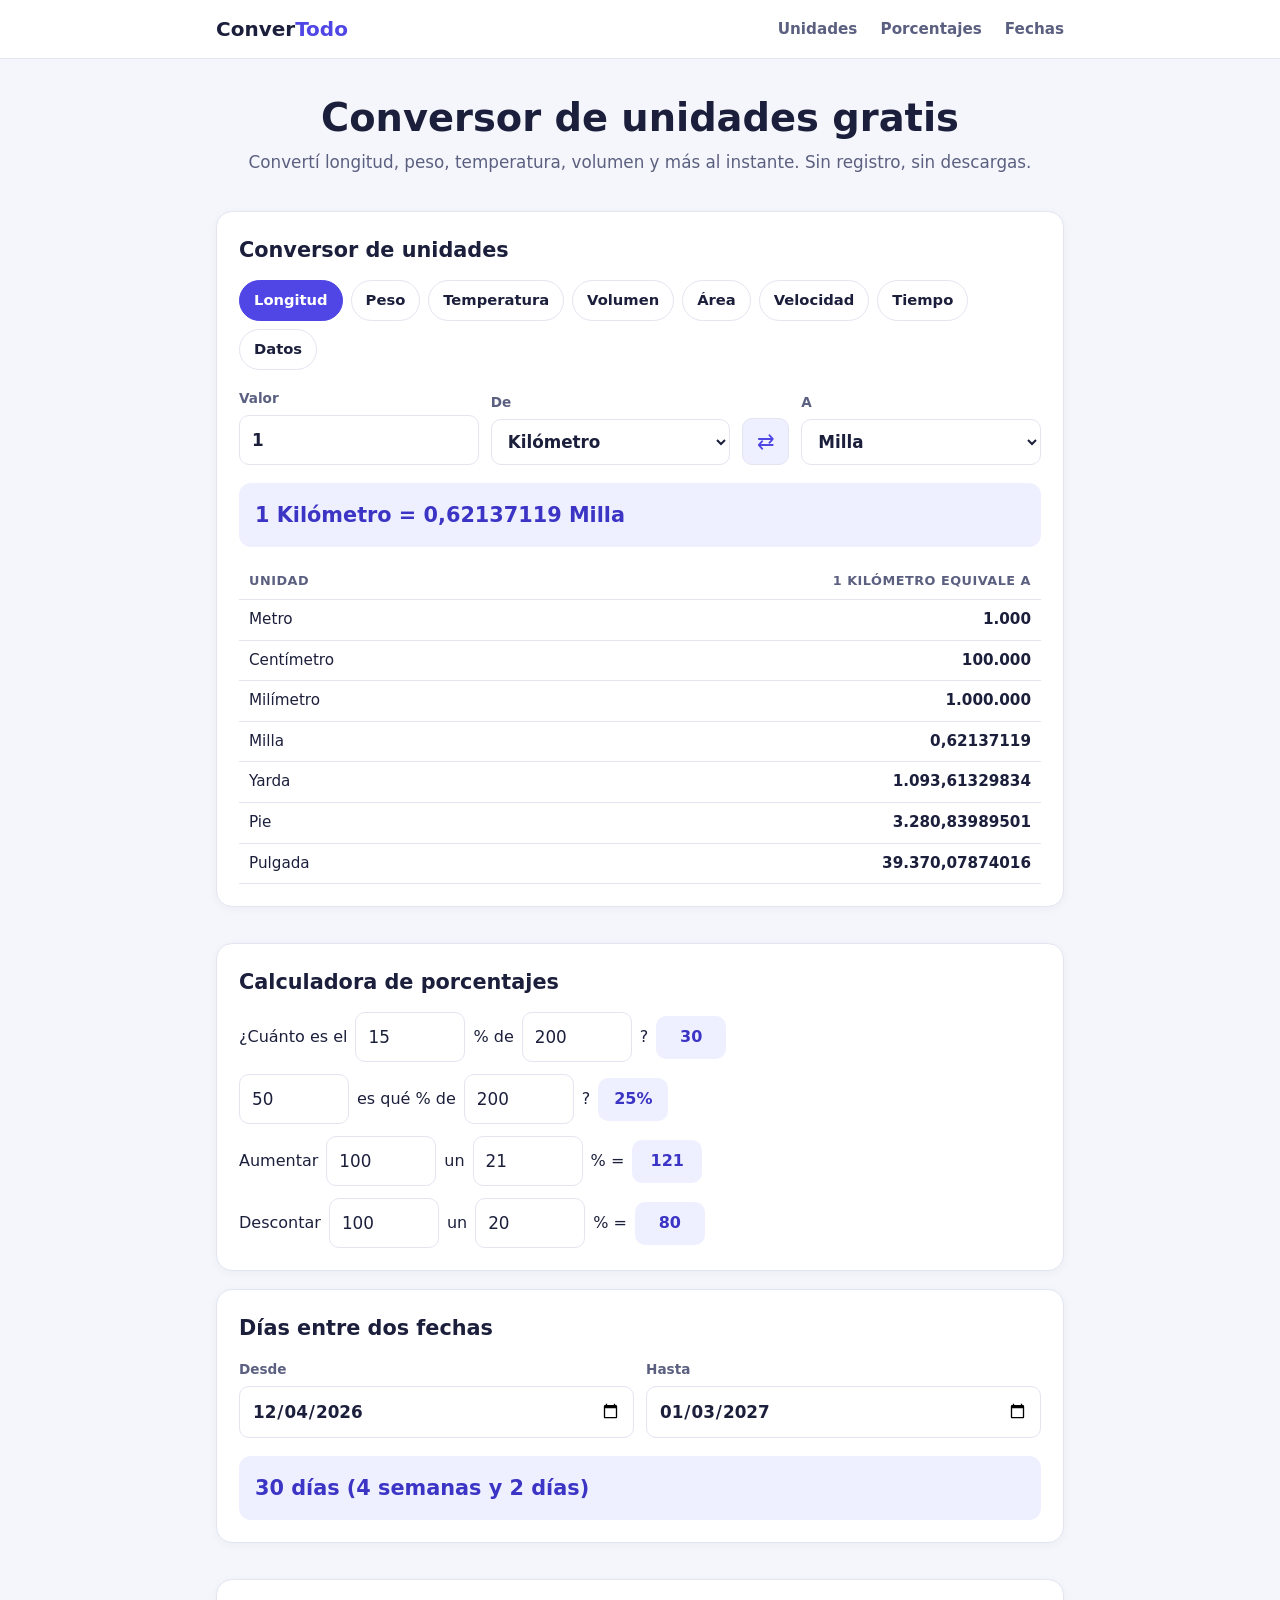
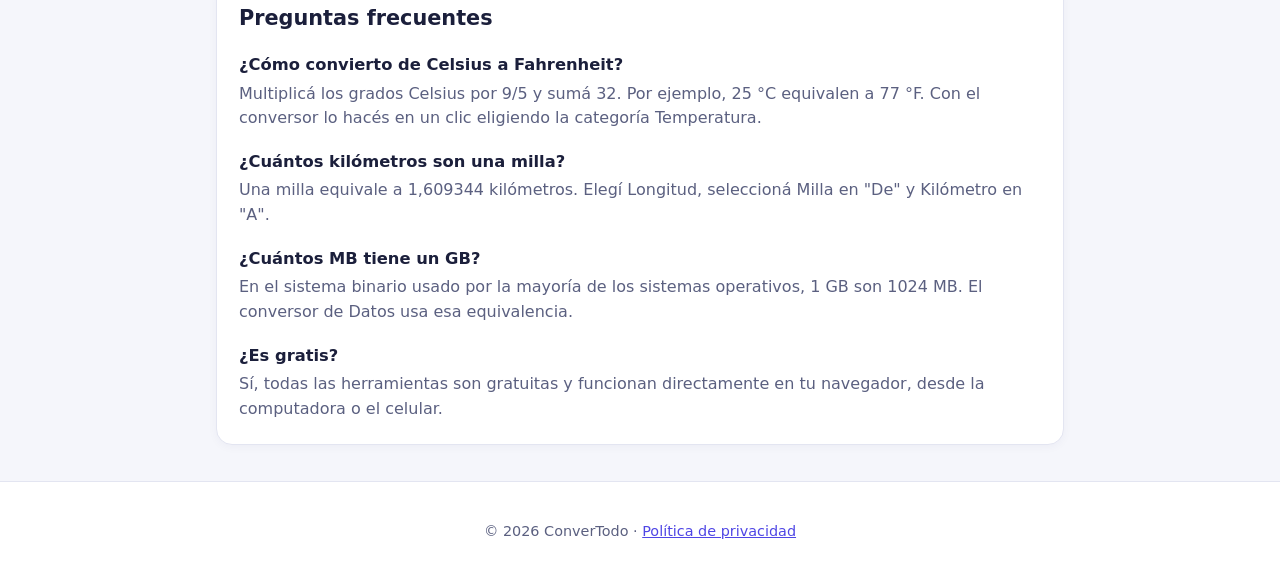
<file: index.html>
<!doctype html>
<html lang="es">
<head>
<meta charset="utf-8">
<meta name="viewport" content="width=device-width, initial-scale=1">
<title>Conversor de unidades online gratis | Longitud, peso, temperatura y más</title>
<script async src="https://pagead2.googlesyndication.com/pagead/js/adsbygoogle.js?client=ca-pub-3083981830192442"
     crossorigin="anonymous"></script>
<meta name="description" content="Conversor de unidades gratis y rápido: longitud, peso, temperatura, volumen, velocidad, datos y más. Además calculadora de porcentajes y días entre fechas.">
<meta name="theme-color" content="#4f46e5">
<link rel="stylesheet" href="style.css">
<script async src="https://pagead2.googlesyndication.com/pagead/js/adsbygoogle.js?client=ca-pub-3083981830192442"
     crossorigin="anonymous"></script>
</head>
<body>

<header class="top">
  <div class="wrap top-in">
    <a class="logo" href="/">Conver<span>Todo</span></a>
    <nav>
      <a href="#unidades">Unidades</a>
      <a href="#porcentaje">Porcentajes</a>
      <a href="#fechas">Fechas</a>
    </nav>
  </div>
</header>

<main class="wrap">

  <section class="hero">
    <h1>Conversor de unidades gratis</h1>
    <p>Convertí longitud, peso, temperatura, volumen y más al instante. Sin registro, sin descargas.</p>
  </section>

  <div class="ad-slot" data-slot="" aria-label="Publicidad"></div>

  <section class="card" id="unidades">
    <h2>Conversor de unidades</h2>
    <div class="chips" id="categorias" role="tablist"></div>
    <div class="grid-conv">
      <label>Valor
        <input id="valor" type="number" inputmode="decimal" value="1" step="any">
      </label>
      <label>De
        <select id="desde"></select>
      </label>
      <button id="invertir" class="swap" type="button" aria-label="Invertir unidades">⇄</button>
      <label>A
        <select id="hasta"></select>
      </label>
    </div>
    <div class="result" id="resultado" aria-live="polite"></div>
    <div class="table-wrap">
      <table id="tabla"></table>
    </div>
  </section>

  <div class="ad-slot" data-slot="" aria-label="Publicidad"></div>

  <section class="card" id="porcentaje">
    <h2>Calculadora de porcentajes</h2>
    <div class="pct">
      <div class="pct-row">
        <span>¿Cuánto es el</span>
        <input id="p1a" type="number" step="any" value="15">
        <span>% de</span>
        <input id="p1b" type="number" step="any" value="200">
        <span>?</span>
        <strong id="p1r" class="out">30</strong>
      </div>
      <div class="pct-row">
        <input id="p2a" type="number" step="any" value="50">
        <span>es qué % de</span>
        <input id="p2b" type="number" step="any" value="200">
        <span>?</span>
        <strong id="p2r" class="out">25%</strong>
      </div>
      <div class="pct-row">
        <span>Aumentar</span>
        <input id="p3a" type="number" step="any" value="100">
        <span>un</span>
        <input id="p3b" type="number" step="any" value="21">
        <span>% =</span>
        <strong id="p3r" class="out">121</strong>
      </div>
      <div class="pct-row">
        <span>Descontar</span>
        <input id="p4a" type="number" step="any" value="100">
        <span>un</span>
        <input id="p4b" type="number" step="any" value="20">
        <span>% =</span>
        <strong id="p4r" class="out">80</strong>
      </div>
    </div>
  </section>

  <section class="card" id="fechas">
    <h2>Días entre dos fechas</h2>
    <div class="grid-dates">
      <label>Desde
        <input id="f1" type="date">
      </label>
      <label>Hasta
        <input id="f2" type="date">
      </label>
    </div>
    <div class="result" id="fres"></div>
  </section>

  <div class="ad-slot" data-slot="" aria-label="Publicidad"></div>

  <section class="card texto">
    <h2>Preguntas frecuentes</h2>
    <h3>¿Cómo convierto de Celsius a Fahrenheit?</h3>
    <p>Multiplicá los grados Celsius por 9/5 y sumá 32. Por ejemplo, 25 °C equivalen a 77 °F. Con el conversor lo hacés en un clic eligiendo la categoría Temperatura.</p>
    <h3>¿Cuántos kilómetros son una milla?</h3>
    <p>Una milla equivale a 1,609344 kilómetros. Elegí Longitud, seleccioná Milla en "De" y Kilómetro en "A".</p>
    <h3>¿Cuántos MB tiene un GB?</h3>
    <p>En el sistema binario usado por la mayoría de los sistemas operativos, 1 GB son 1024 MB. El conversor de Datos usa esa equivalencia.</p>
    <h3>¿Es gratis?</h3>
    <p>Sí, todas las herramientas son gratuitas y funcionan directamente en tu navegador, desde la computadora o el celular.</p>
  </section>

</main>

<footer class="foot">
  <div class="wrap">
    <p>© <span id="anio"></span> ConverTodo · <a href="privacidad.html">Política de privacidad</a></p>
  </div>
</footer>

<script src="app.js"></script>
</body>
</html>
</file>
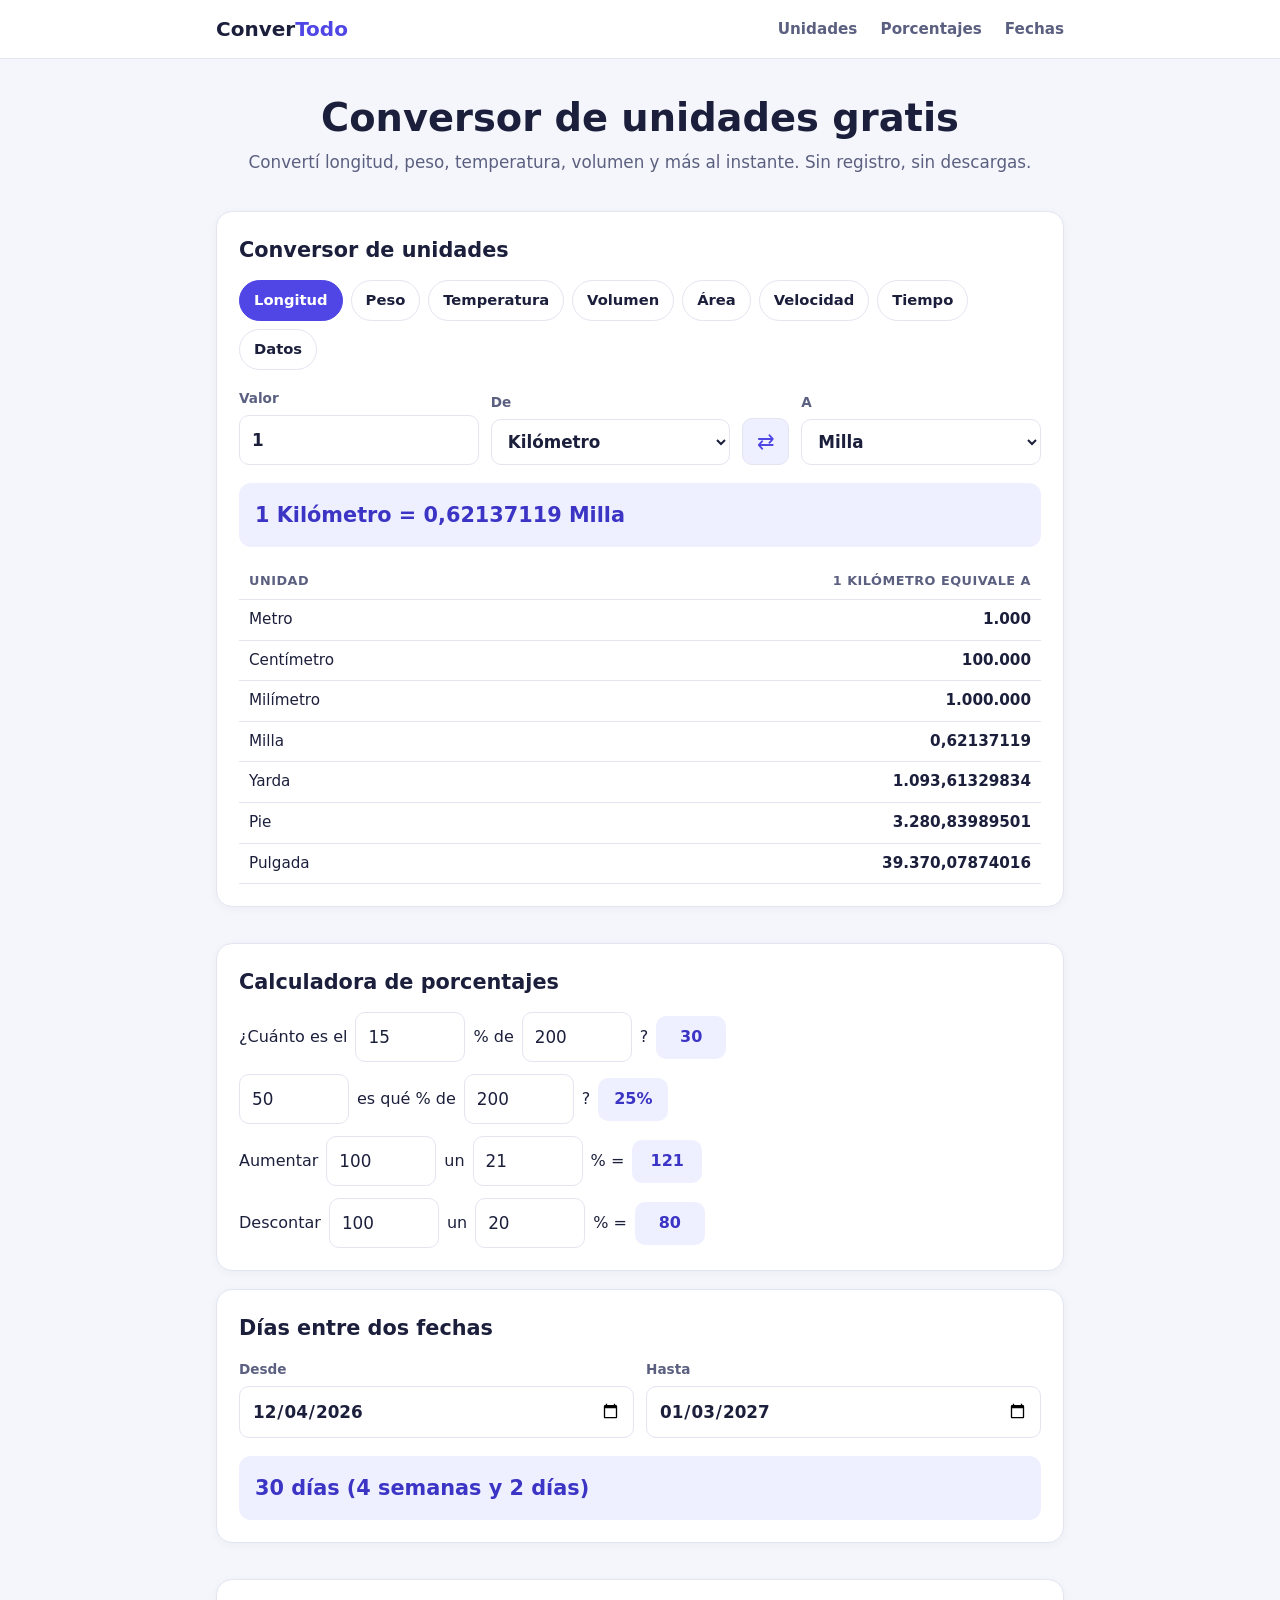
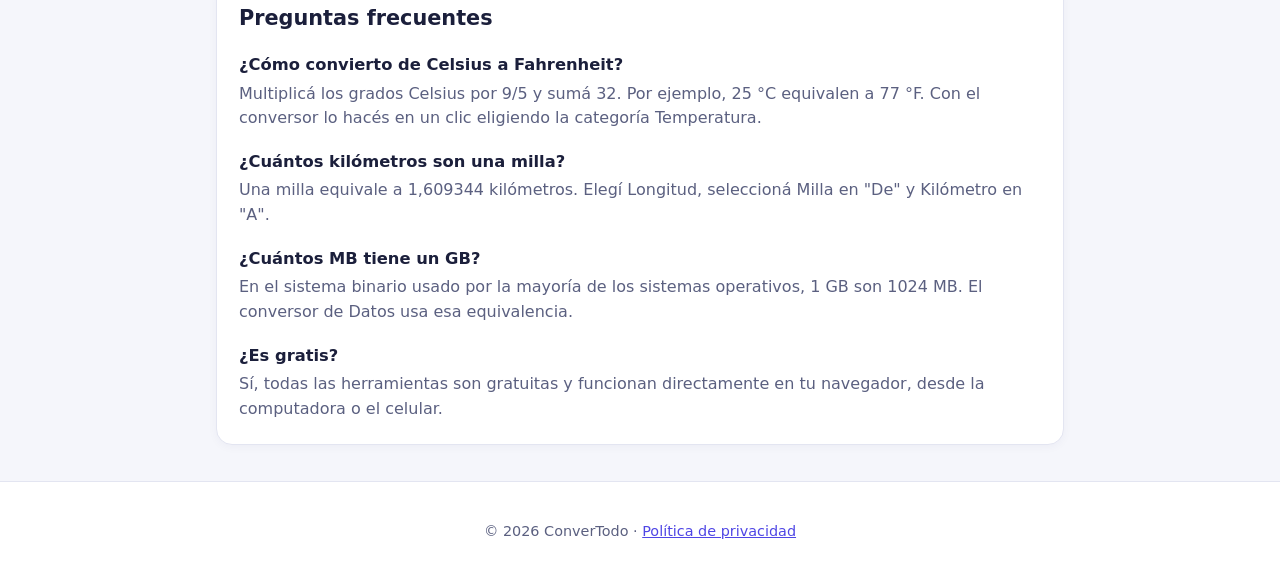
<file: convertodo/index.html>
<!doctype html>
<html lang="es">
<head>
<meta charset="utf-8">
<meta name="viewport" content="width=device-width, initial-scale=1">
<title>Conversor de unidades online gratis | Longitud, peso, temperatura y más</title>
<meta name="description" content="Conversor de unidades gratis y rápido: longitud, peso, temperatura, volumen, velocidad, datos y más. Además calculadora de porcentajes y días entre fechas.">
<meta name="theme-color" content="#4f46e5">
<link rel="stylesheet" href="style.css">
<script async src="https://pagead2.googlesyndication.com/pagead/js/adsbygoogle.js?client=ca-pub-3083981830192442"
     crossorigin="anonymous"></script>
</head>
<body>

<header class="top">
  <div class="wrap top-in">
    <a class="logo" href="/">Conver<span>Todo</span></a>
    <nav>
      <a href="#unidades">Unidades</a>
      <a href="#porcentaje">Porcentajes</a>
      <a href="#fechas">Fechas</a>
    </nav>
  </div>
</header>

<main class="wrap">

  <section class="hero">
    <h1>Conversor de unidades gratis</h1>
    <p>Convertí longitud, peso, temperatura, volumen y más al instante. Sin registro, sin descargas.</p>
  </section>

  <div class="ad-slot" data-slot="" aria-label="Publicidad"></div>

  <section class="card" id="unidades">
    <h2>Conversor de unidades</h2>
    <div class="chips" id="categorias" role="tablist"></div>
    <div class="grid-conv">
      <label>Valor
        <input id="valor" type="number" inputmode="decimal" value="1" step="any">
      </label>
      <label>De
        <select id="desde"></select>
      </label>
      <button id="invertir" class="swap" type="button" aria-label="Invertir unidades">⇄</button>
      <label>A
        <select id="hasta"></select>
      </label>
    </div>
    <div class="result" id="resultado" aria-live="polite"></div>
    <div class="table-wrap">
      <table id="tabla"></table>
    </div>
  </section>

  <div class="ad-slot" data-slot="" aria-label="Publicidad"></div>

  <section class="card" id="porcentaje">
    <h2>Calculadora de porcentajes</h2>
    <div class="pct">
      <div class="pct-row">
        <span>¿Cuánto es el</span>
        <input id="p1a" type="number" step="any" value="15">
        <span>% de</span>
        <input id="p1b" type="number" step="any" value="200">
        <span>?</span>
        <strong id="p1r" class="out">30</strong>
      </div>
      <div class="pct-row">
        <input id="p2a" type="number" step="any" value="50">
        <span>es qué % de</span>
        <input id="p2b" type="number" step="any" value="200">
        <span>?</span>
        <strong id="p2r" class="out">25%</strong>
      </div>
      <div class="pct-row">
        <span>Aumentar</span>
        <input id="p3a" type="number" step="any" value="100">
        <span>un</span>
        <input id="p3b" type="number" step="any" value="21">
        <span>% =</span>
        <strong id="p3r" class="out">121</strong>
      </div>
      <div class="pct-row">
        <span>Descontar</span>
        <input id="p4a" type="number" step="any" value="100">
        <span>un</span>
        <input id="p4b" type="number" step="any" value="20">
        <span>% =</span>
        <strong id="p4r" class="out">80</strong>
      </div>
    </div>
  </section>

  <section class="card" id="fechas">
    <h2>Días entre dos fechas</h2>
    <div class="grid-dates">
      <label>Desde
        <input id="f1" type="date">
      </label>
      <label>Hasta
        <input id="f2" type="date">
      </label>
    </div>
    <div class="result" id="fres"></div>
  </section>

  <div class="ad-slot" data-slot="" aria-label="Publicidad"></div>

  <section class="card texto">
    <h2>Preguntas frecuentes</h2>
    <h3>¿Cómo convierto de Celsius a Fahrenheit?</h3>
    <p>Multiplicá los grados Celsius por 9/5 y sumá 32. Por ejemplo, 25 °C equivalen a 77 °F. Con el conversor lo hacés en un clic eligiendo la categoría Temperatura.</p>
    <h3>¿Cuántos kilómetros son una milla?</h3>
    <p>Una milla equivale a 1,609344 kilómetros. Elegí Longitud, seleccioná Milla en "De" y Kilómetro en "A".</p>
    <h3>¿Cuántos MB tiene un GB?</h3>
    <p>En el sistema binario usado por la mayoría de los sistemas operativos, 1 GB son 1024 MB. El conversor de Datos usa esa equivalencia.</p>
    <h3>¿Es gratis?</h3>
    <p>Sí, todas las herramientas son gratuitas y funcionan directamente en tu navegador, desde la computadora o el celular.</p>
  </section>

</main>

<footer class="foot">
  <div class="wrap">
    <p>© <span id="anio"></span> ConverTodo · <a href="privacidad.html">Política de privacidad</a></p>
  </div>
</footer>

<script src="app.js"></script>
</body>
</html>
</file>
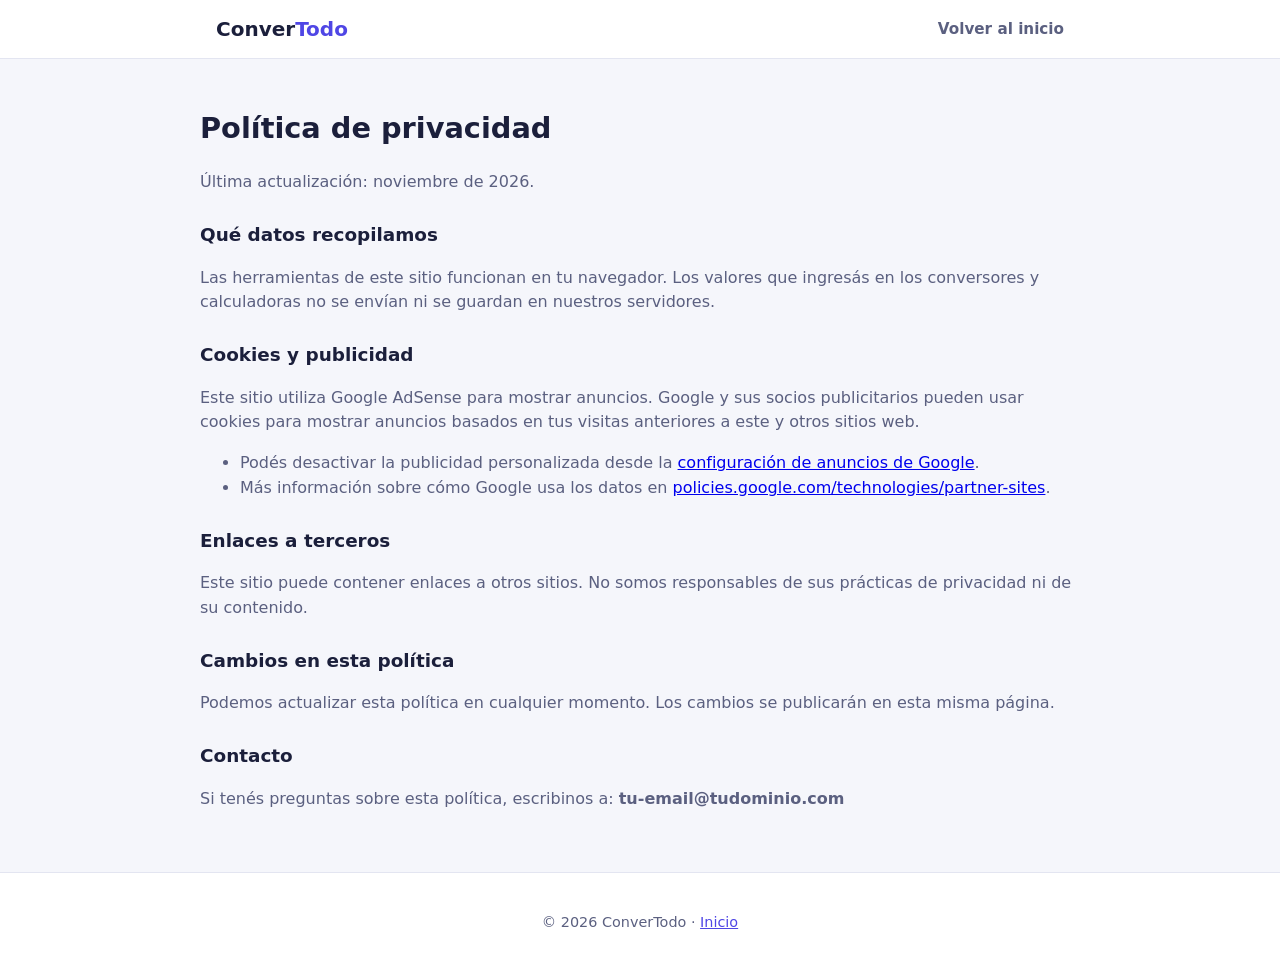
<file: privacidad.html>
<!doctype html>
<html lang="es">
<head>
<meta charset="utf-8">
<meta name="viewport" content="width=device-width, initial-scale=1">
<title>Política de privacidad | ConverTodo</title>
<meta name="robots" content="noindex,follow">
<link rel="stylesheet" href="style.css">
</head>
<body>

<header class="top">
  <div class="wrap top-in">
    <a class="logo" href="index.html">Conver<span>Todo</span></a>
    <nav><a href="index.html">Volver al inicio</a></nav>
  </div>
</header>

<main class="wrap legal">
  <h1>Política de privacidad</h1>
  <p>Última actualización: noviembre de 2026.</p>

  <h2>Qué datos recopilamos</h2>
  <p>Las herramientas de este sitio funcionan en tu navegador. Los valores que ingresás en los conversores y calculadoras no se envían ni se guardan en nuestros servidores.</p>

  <h2>Cookies y publicidad</h2>
  <p>Este sitio utiliza Google AdSense para mostrar anuncios. Google y sus socios publicitarios pueden usar cookies para mostrar anuncios basados en tus visitas anteriores a este y otros sitios web.</p>
  <ul>
    <li>Podés desactivar la publicidad personalizada desde la <a href="https://adssettings.google.com" rel="noopener">configuración de anuncios de Google</a>.</li>
    <li>Más información sobre cómo Google usa los datos en <a href="https://policies.google.com/technologies/partner-sites" rel="noopener">policies.google.com/technologies/partner-sites</a>.</li>
  </ul>

  <h2>Enlaces a terceros</h2>
  <p>Este sitio puede contener enlaces a otros sitios. No somos responsables de sus prácticas de privacidad ni de su contenido.</p>

  <h2>Cambios en esta política</h2>
  <p>Podemos actualizar esta política en cualquier momento. Los cambios se publicarán en esta misma página.</p>

  <h2>Contacto</h2>
  <p>Si tenés preguntas sobre esta política, escribinos a: <strong>tu-email@tudominio.com</strong></p>
</main>

<footer class="foot">
  <div class="wrap">
    <p>© <span id="anio"></span> ConverTodo · <a href="index.html">Inicio</a></p>
  </div>
</footer>
<script>document.getElementById("anio").textContent = new Date().getFullYear();</script>
</body>
</html>
</file>
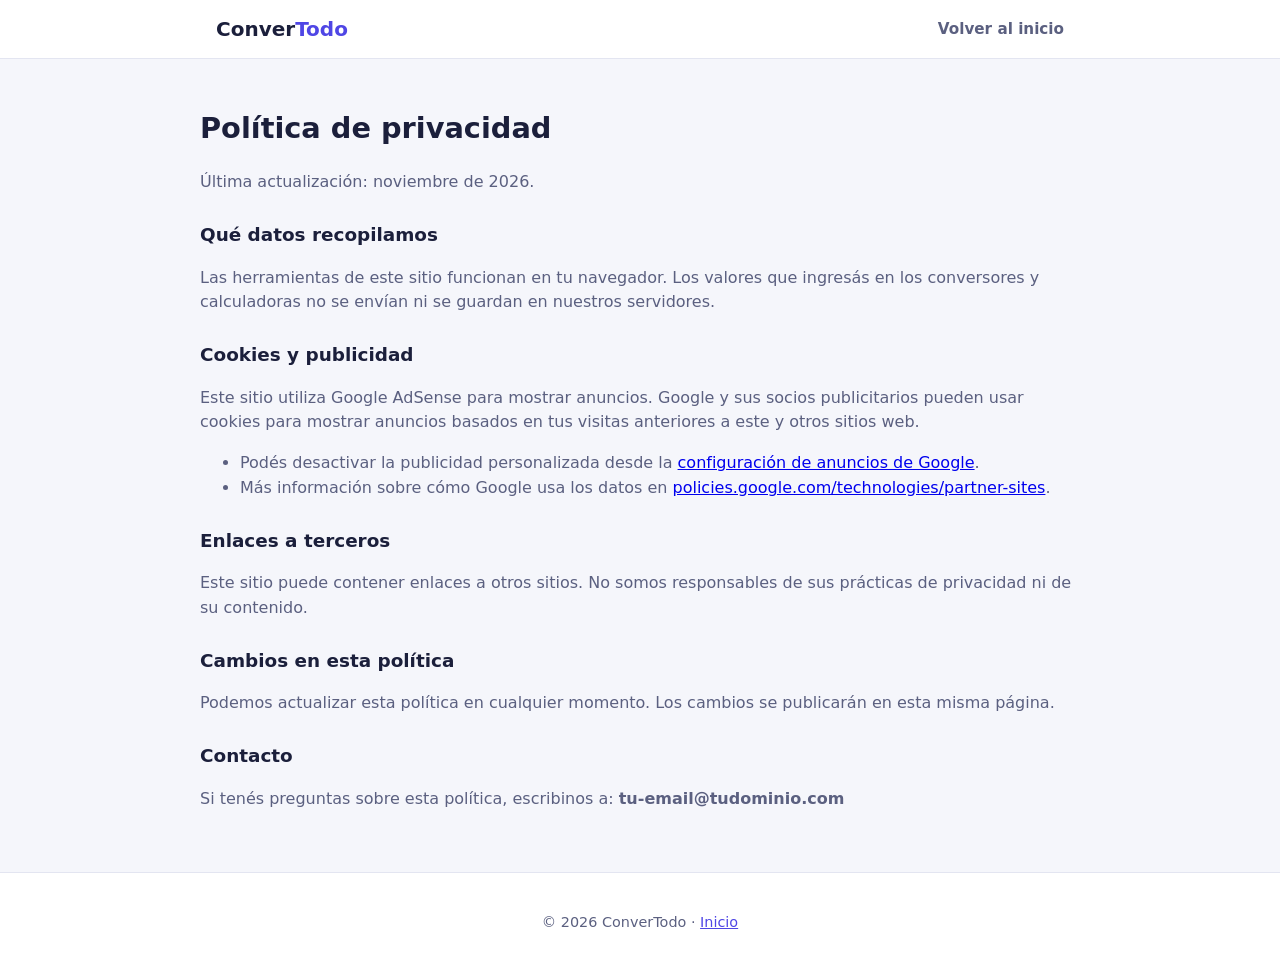
<file: convertodo/privacidad.html>
<!doctype html>
<html lang="es">
<head>
<meta charset="utf-8">
<meta name="viewport" content="width=device-width, initial-scale=1">
<title>Política de privacidad | ConverTodo</title>
<meta name="robots" content="noindex,follow">
<link rel="stylesheet" href="style.css">
<script async src="https://pagead2.googlesyndication.com/pagead/js/adsbygoogle.js?client=ca-pub-3083981830192442"
     crossorigin="anonymous"></script>
</head>
<body>

<header class="top">
  <div class="wrap top-in">
    <a class="logo" href="index.html">Conver<span>Todo</span></a>
    <nav><a href="index.html">Volver al inicio</a></nav>
  </div>
</header>

<main class="wrap legal">
  <h1>Política de privacidad</h1>
  <p>Última actualización: noviembre de 2026.</p>

  <h2>Qué datos recopilamos</h2>
  <p>Las herramientas de este sitio funcionan en tu navegador. Los valores que ingresás en los conversores y calculadoras no se envían ni se guardan en nuestros servidores.</p>

  <h2>Cookies y publicidad</h2>
  <p>Este sitio utiliza Google AdSense para mostrar anuncios. Google y sus socios publicitarios pueden usar cookies para mostrar anuncios basados en tus visitas anteriores a este y otros sitios web.</p>
  <ul>
    <li>Podés desactivar la publicidad personalizada desde la <a href="https://adssettings.google.com" rel="noopener">configuración de anuncios de Google</a>.</li>
    <li>Más información sobre cómo Google usa los datos en <a href="https://policies.google.com/technologies/partner-sites" rel="noopener">policies.google.com/technologies/partner-sites</a>.</li>
  </ul>

  <h2>Enlaces a terceros</h2>
  <p>Este sitio puede contener enlaces a otros sitios. No somos responsables de sus prácticas de privacidad ni de su contenido.</p>

  <h2>Cambios en esta política</h2>
  <p>Podemos actualizar esta política en cualquier momento. Los cambios se publicarán en esta misma página.</p>

  <h2>Contacto</h2>
  <p>Si tenés preguntas sobre esta política, escribinos a: <strong>tu-email@tudominio.com</strong></p>
</main>

<footer class="foot">
  <div class="wrap">
    <p>© <span id="anio"></span> ConverTodo · <a href="index.html">Inicio</a></p>
  </div>
</footer>
<script>document.getElementById("anio").textContent = new Date().getFullYear();</script>
</body>
</html>
</file>
<file: style.css>
:root {
  --bg: #f5f6fb;
  --card: #ffffff;
  --ink: #1b1f3b;
  --muted: #5b6080;
  --brand: #4f46e5;
  --brand-dark: #3b34c4;
  --line: #e3e5f1;
  --accent: #eef0ff;
}

* { box-sizing: border-box; }

html { scroll-behavior: smooth; }

body {
  margin: 0;
  font-family: system-ui, -apple-system, "Segoe UI", Roboto, sans-serif;
  background: var(--bg);
  color: var(--ink);
  line-height: 1.55;
}

.wrap {
  width: 100%;
  max-width: 880px;
  margin: 0 auto;
  padding: 0 16px;
}

.top {
  background: var(--card);
  border-bottom: 1px solid var(--line);
  position: sticky;
  top: 0;
  z-index: 10;
}

.top-in {
  display: flex;
  align-items: center;
  justify-content: space-between;
  height: 58px;
}

.logo {
  font-weight: 800;
  font-size: 1.25rem;
  color: var(--ink);
  text-decoration: none;
}

.logo span { color: var(--brand); }

nav a {
  margin-left: 18px;
  color: var(--muted);
  text-decoration: none;
  font-weight: 600;
  font-size: .95rem;
}

nav a:hover { color: var(--brand); }

.hero {
  text-align: center;
  padding: 36px 0 18px;
}

.hero h1 {
  margin: 0 0 8px;
  font-size: clamp(1.7rem, 5vw, 2.4rem);
  line-height: 1.2;
}

.hero p {
  margin: 0;
  color: var(--muted);
  font-size: 1.05rem;
}

.card {
  background: var(--card);
  border: 1px solid var(--line);
  border-radius: 16px;
  padding: 22px;
  margin: 18px 0;
  box-shadow: 0 2px 10px rgba(30, 35, 90, .04);
}

.card h2 { margin: 0 0 14px; font-size: 1.3rem; }

.chips {
  display: flex;
  flex-wrap: wrap;
  gap: 8px;
  margin-bottom: 18px;
}

.chip {
  border: 1px solid var(--line);
  background: var(--card);
  color: var(--ink);
  padding: 8px 14px;
  border-radius: 999px;
  font: inherit;
  font-size: .92rem;
  font-weight: 600;
  cursor: pointer;
  transition: .15s;
}

.chip:hover { border-color: var(--brand); }

.chip.on {
  background: var(--brand);
  border-color: var(--brand);
  color: #fff;
}

label {
  display: flex;
  flex-direction: column;
  gap: 6px;
  font-size: .85rem;
  font-weight: 700;
  color: var(--muted);
}

input, select {
  font: inherit;
  font-size: 1.05rem;
  color: var(--ink);
  background: #fff;
  border: 1px solid var(--line);
  border-radius: 10px;
  padding: 11px 12px;
  width: 100%;
  min-width: 0;
}

input:focus, select:focus, .chip:focus-visible, .swap:focus-visible {
  outline: 3px solid rgba(79, 70, 229, .25);
  border-color: var(--brand);
}

.grid-conv {
  display: grid;
  grid-template-columns: 1fr 1fr auto 1fr;
  gap: 12px;
  align-items: end;
}

.swap {
  height: 47px;
  width: 47px;
  border: 1px solid var(--line);
  background: var(--accent);
  color: var(--brand);
  border-radius: 10px;
  font-size: 1.3rem;
  cursor: pointer;
}

.swap:hover { background: var(--brand); color: #fff; }

.result {
  margin-top: 18px;
  padding: 16px;
  background: var(--accent);
  border-radius: 12px;
  font-size: 1.3rem;
  font-weight: 700;
  color: var(--brand-dark);
  word-break: break-word;
}

.table-wrap { margin-top: 16px; overflow-x: auto; }

table {
  width: 100%;
  border-collapse: collapse;
  font-size: .95rem;
}

td, th {
  text-align: left;
  padding: 8px 10px;
  border-bottom: 1px solid var(--line);
}

th { color: var(--muted); font-size: .8rem; text-transform: uppercase; letter-spacing: .04em; }

td:last-child { font-weight: 600; text-align: right; }

.pct { display: grid; gap: 12px; }

.pct-row {
  display: flex;
  flex-wrap: wrap;
  align-items: center;
  gap: 8px;
}

.pct-row input { width: 110px; }

.out {
  background: var(--accent);
  color: var(--brand-dark);
  padding: 9px 14px;
  border-radius: 10px;
  min-width: 70px;
  text-align: center;
}

.grid-dates {
  display: grid;
  grid-template-columns: 1fr 1fr;
  gap: 12px;
}

.texto h3 { margin: 18px 0 4px; font-size: 1.02rem; }
.texto p { margin: 0; color: var(--muted); }

.ad-slot {
  min-height: 100px;
  margin: 18px 0;
  display: flex;
  align-items: center;
  justify-content: center;
}

.ad-slot:empty { min-height: 0; margin: 0; }

.foot {
  margin-top: 36px;
  padding: 24px 0;
  border-top: 1px solid var(--line);
  background: var(--card);
  text-align: center;
  color: var(--muted);
  font-size: .9rem;
}

.foot a { color: var(--brand); }

.legal { padding: 28px 0 8px; }
.legal h1 { font-size: 1.8rem; }
.legal h2 { margin-top: 26px; font-size: 1.15rem; }
.legal p, .legal li { color: var(--muted); }

@media (max-width: 640px) {
  .grid-conv {
    grid-template-columns: 1fr 1fr;
  }
  .grid-conv label:first-child { grid-column: 1 / -1; }
  .swap { order: 3; grid-column: 1 / -1; width: 100%; height: 42px; }
  .grid-dates { grid-template-columns: 1fr; }
  nav a { margin-left: 12px; font-size: .88rem; }
  .card { padding: 16px; }
}
</file>
<file: convertodo/style.css>
:root {
  --bg: #f5f6fb;
  --card: #ffffff;
  --ink: #1b1f3b;
  --muted: #5b6080;
  --brand: #4f46e5;
  --brand-dark: #3b34c4;
  --line: #e3e5f1;
  --accent: #eef0ff;
}

* { box-sizing: border-box; }

html { scroll-behavior: smooth; }

body {
  margin: 0;
  font-family: system-ui, -apple-system, "Segoe UI", Roboto, sans-serif;
  background: var(--bg);
  color: var(--ink);
  line-height: 1.55;
}

.wrap {
  width: 100%;
  max-width: 880px;
  margin: 0 auto;
  padding: 0 16px;
}

.top {
  background: var(--card);
  border-bottom: 1px solid var(--line);
  position: sticky;
  top: 0;
  z-index: 10;
}

.top-in {
  display: flex;
  align-items: center;
  justify-content: space-between;
  height: 58px;
}

.logo {
  font-weight: 800;
  font-size: 1.25rem;
  color: var(--ink);
  text-decoration: none;
}

.logo span { color: var(--brand); }

nav a {
  margin-left: 18px;
  color: var(--muted);
  text-decoration: none;
  font-weight: 600;
  font-size: .95rem;
}

nav a:hover { color: var(--brand); }

.hero {
  text-align: center;
  padding: 36px 0 18px;
}

.hero h1 {
  margin: 0 0 8px;
  font-size: clamp(1.7rem, 5vw, 2.4rem);
  line-height: 1.2;
}

.hero p {
  margin: 0;
  color: var(--muted);
  font-size: 1.05rem;
}

.card {
  background: var(--card);
  border: 1px solid var(--line);
  border-radius: 16px;
  padding: 22px;
  margin: 18px 0;
  box-shadow: 0 2px 10px rgba(30, 35, 90, .04);
}

.card h2 { margin: 0 0 14px; font-size: 1.3rem; }

.chips {
  display: flex;
  flex-wrap: wrap;
  gap: 8px;
  margin-bottom: 18px;
}

.chip {
  border: 1px solid var(--line);
  background: var(--card);
  color: var(--ink);
  padding: 8px 14px;
  border-radius: 999px;
  font: inherit;
  font-size: .92rem;
  font-weight: 600;
  cursor: pointer;
  transition: .15s;
}

.chip:hover { border-color: var(--brand); }

.chip.on {
  background: var(--brand);
  border-color: var(--brand);
  color: #fff;
}

label {
  display: flex;
  flex-direction: column;
  gap: 6px;
  font-size: .85rem;
  font-weight: 700;
  color: var(--muted);
}

input, select {
  font: inherit;
  font-size: 1.05rem;
  color: var(--ink);
  background: #fff;
  border: 1px solid var(--line);
  border-radius: 10px;
  padding: 11px 12px;
  width: 100%;
  min-width: 0;
}

input:focus, select:focus, .chip:focus-visible, .swap:focus-visible {
  outline: 3px solid rgba(79, 70, 229, .25);
  border-color: var(--brand);
}

.grid-conv {
  display: grid;
  grid-template-columns: 1fr 1fr auto 1fr;
  gap: 12px;
  align-items: end;
}

.swap {
  height: 47px;
  width: 47px;
  border: 1px solid var(--line);
  background: var(--accent);
  color: var(--brand);
  border-radius: 10px;
  font-size: 1.3rem;
  cursor: pointer;
}

.swap:hover { background: var(--brand); color: #fff; }

.result {
  margin-top: 18px;
  padding: 16px;
  background: var(--accent);
  border-radius: 12px;
  font-size: 1.3rem;
  font-weight: 700;
  color: var(--brand-dark);
  word-break: break-word;
}

.table-wrap { margin-top: 16px; overflow-x: auto; }

table {
  width: 100%;
  border-collapse: collapse;
  font-size: .95rem;
}

td, th {
  text-align: left;
  padding: 8px 10px;
  border-bottom: 1px solid var(--line);
}

th { color: var(--muted); font-size: .8rem; text-transform: uppercase; letter-spacing: .04em; }

td:last-child { font-weight: 600; text-align: right; }

.pct { display: grid; gap: 12px; }

.pct-row {
  display: flex;
  flex-wrap: wrap;
  align-items: center;
  gap: 8px;
}

.pct-row input { width: 110px; }

.out {
  background: var(--accent);
  color: var(--brand-dark);
  padding: 9px 14px;
  border-radius: 10px;
  min-width: 70px;
  text-align: center;
}

.grid-dates {
  display: grid;
  grid-template-columns: 1fr 1fr;
  gap: 12px;
}

.texto h3 { margin: 18px 0 4px; font-size: 1.02rem; }
.texto p { margin: 0; color: var(--muted); }

.ad-slot {
  min-height: 100px;
  margin: 18px 0;
  display: flex;
  align-items: center;
  justify-content: center;
}

.ad-slot:empty { min-height: 0; margin: 0; }

.foot {
  margin-top: 36px;
  padding: 24px 0;
  border-top: 1px solid var(--line);
  background: var(--card);
  text-align: center;
  color: var(--muted);
  font-size: .9rem;
}

.foot a { color: var(--brand); }

.legal { padding: 28px 0 8px; }
.legal h1 { font-size: 1.8rem; }
.legal h2 { margin-top: 26px; font-size: 1.15rem; }
.legal p, .legal li { color: var(--muted); }

@media (max-width: 640px) {
  .grid-conv {
    grid-template-columns: 1fr 1fr;
  }
  .grid-conv label:first-child { grid-column: 1 / -1; }
  .swap { order: 3; grid-column: 1 / -1; width: 100%; height: 42px; }
  .grid-dates { grid-template-columns: 1fr; }
  nav a { margin-left: 12px; font-size: .88rem; }
  .card { padding: 16px; }
}
</file>
